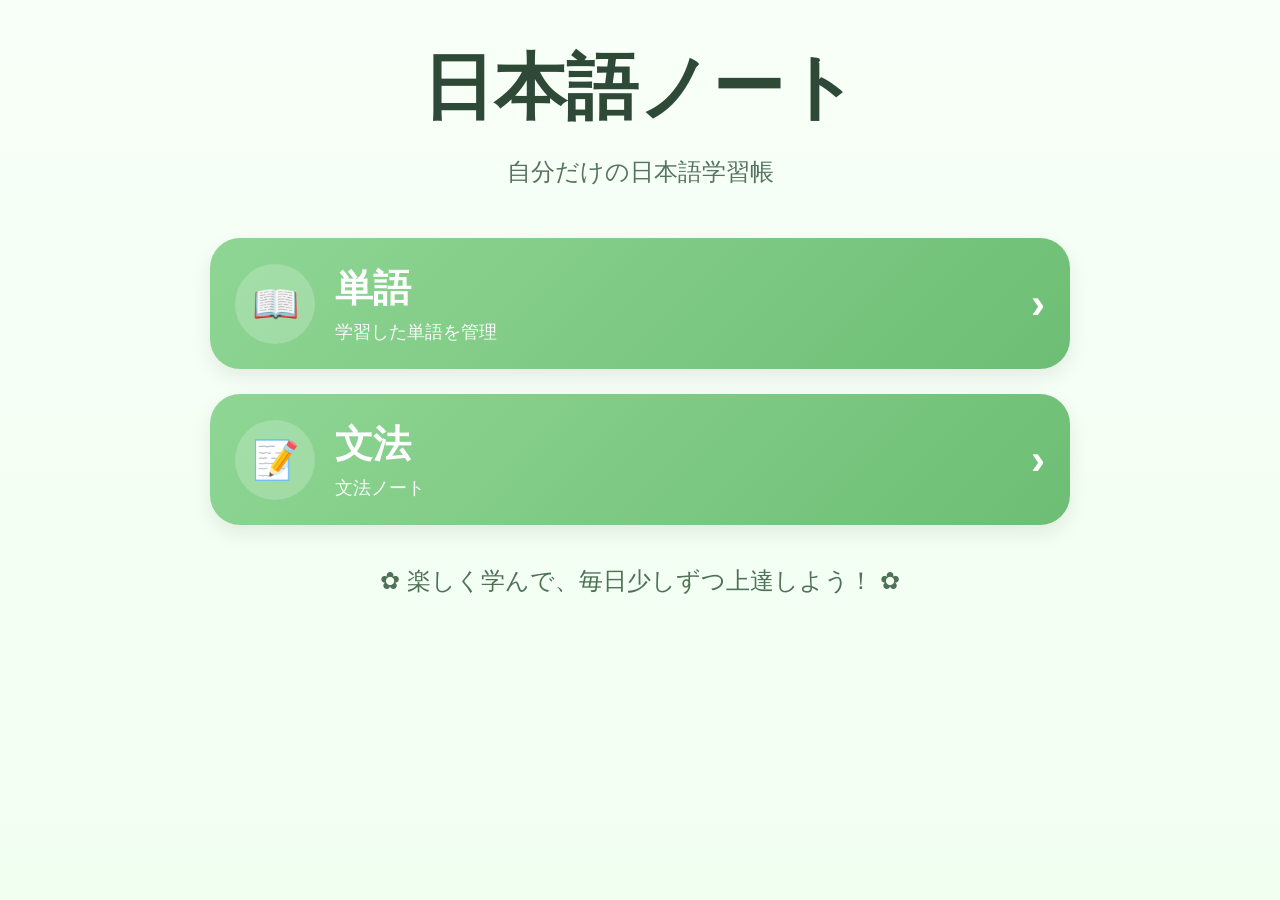
<file: index.html>
<!DOCTYPE html>
<html lang="ja">

<head>
    <meta charset="UTF-8">
    <meta name="viewport" content="width=device-width, initial-scale=1.0">

    <title>日本語ノート</title>

    <link rel="stylesheet" href="style.css">

    <link href="https://fonts.googleapis.com/css2?family=Shippori+Mincho:wght@500;700&display=swap" rel="stylesheet">
</head>

<body>

<div class="home">

    <h1 class="logo">
        日本語ノート
    </h1>

    <div class="sub-title">
        自分だけの日本語学習帳
    </div>

    <a href="vocabulary.html" class="menu-card">

        <div class="icon-circle">
            📖
        </div>

        <div class="card-text">

            <div class="card-title">
                単語
            </div>

            <div class="card-sub">
                学習した単語を管理
            </div>

        </div>

        <div class="arrow">
            ›
        </div>

    </a>

    <a href="grammar.html" class="menu-card">

        <div class="icon-circle">
            📝
        </div>

        <div class="card-text">

            <div class="card-title">
                文法
            </div>

            <div class="card-sub">
                文法ノート
            </div>

        </div>

        <div class="arrow">
            ›
        </div>

    </a>

    <div class="footer">

        ✿ 楽しく学んで、毎日少しずつ上達しよう！ ✿

    </div>

</div>

</body>
</html>
</file>
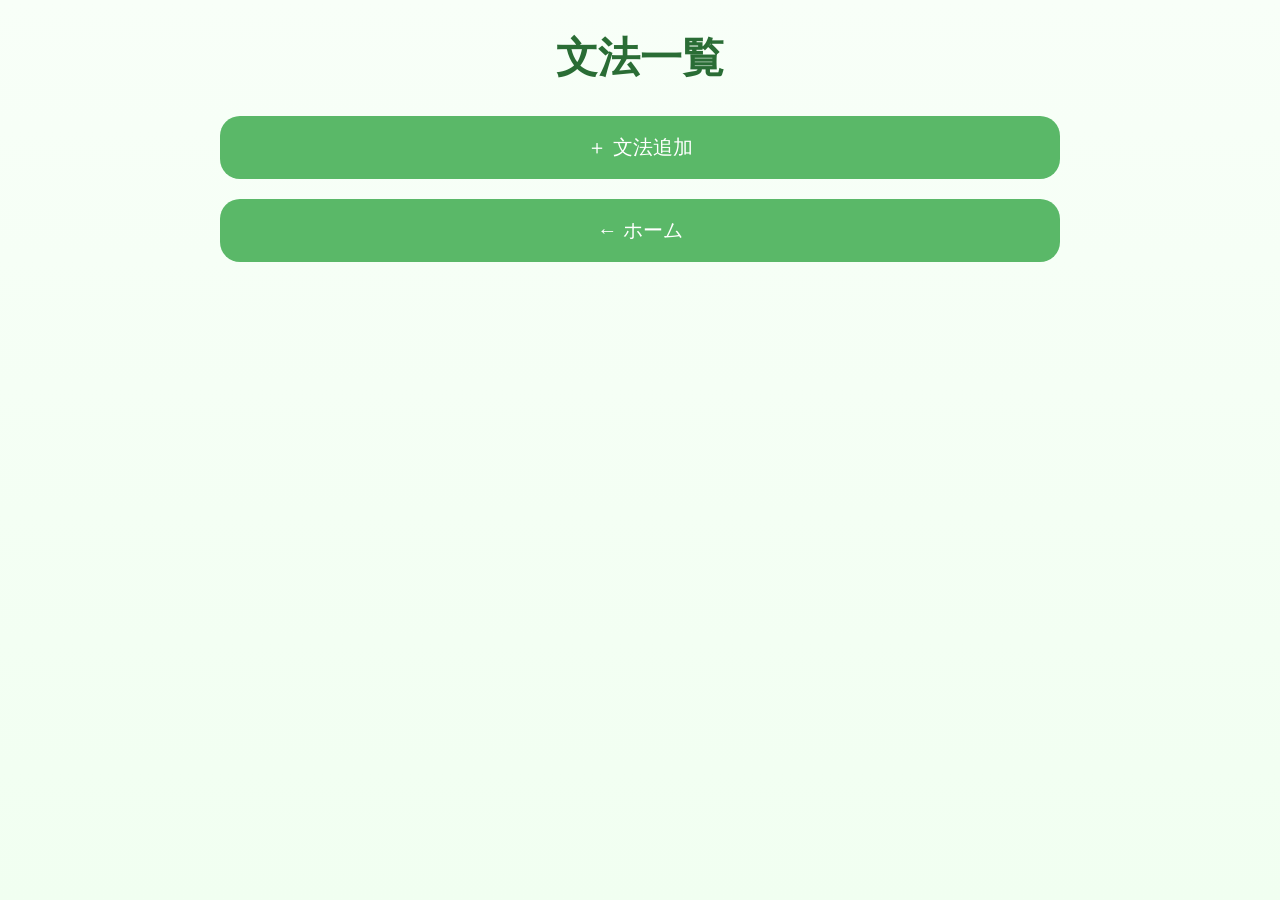
<file: grammar.html>
<!DOCTYPE html>
<html lang="ja">

<head>
    <meta charset="UTF-8">
    <meta name="viewport" content="width=device-width, initial-scale=1.0">

    <title>文法一覧</title>

    <link rel="stylesheet" href="style.css">

    <script src="db.js"></script>
    <script src="grammar.js" defer></script>
</head>

<body>

<div class="page-container">

    <h1 class="page-title">
        文法一覧
    </h1>

    <a href="grammar_add.html" class="add-btn">
        ＋ 文法追加
    </a>

    <div id="grammarList"></div>

    <a href="index.html" class="back-btn">
        ← ホーム
    </a>

</div>

</body>
</html>
</file>
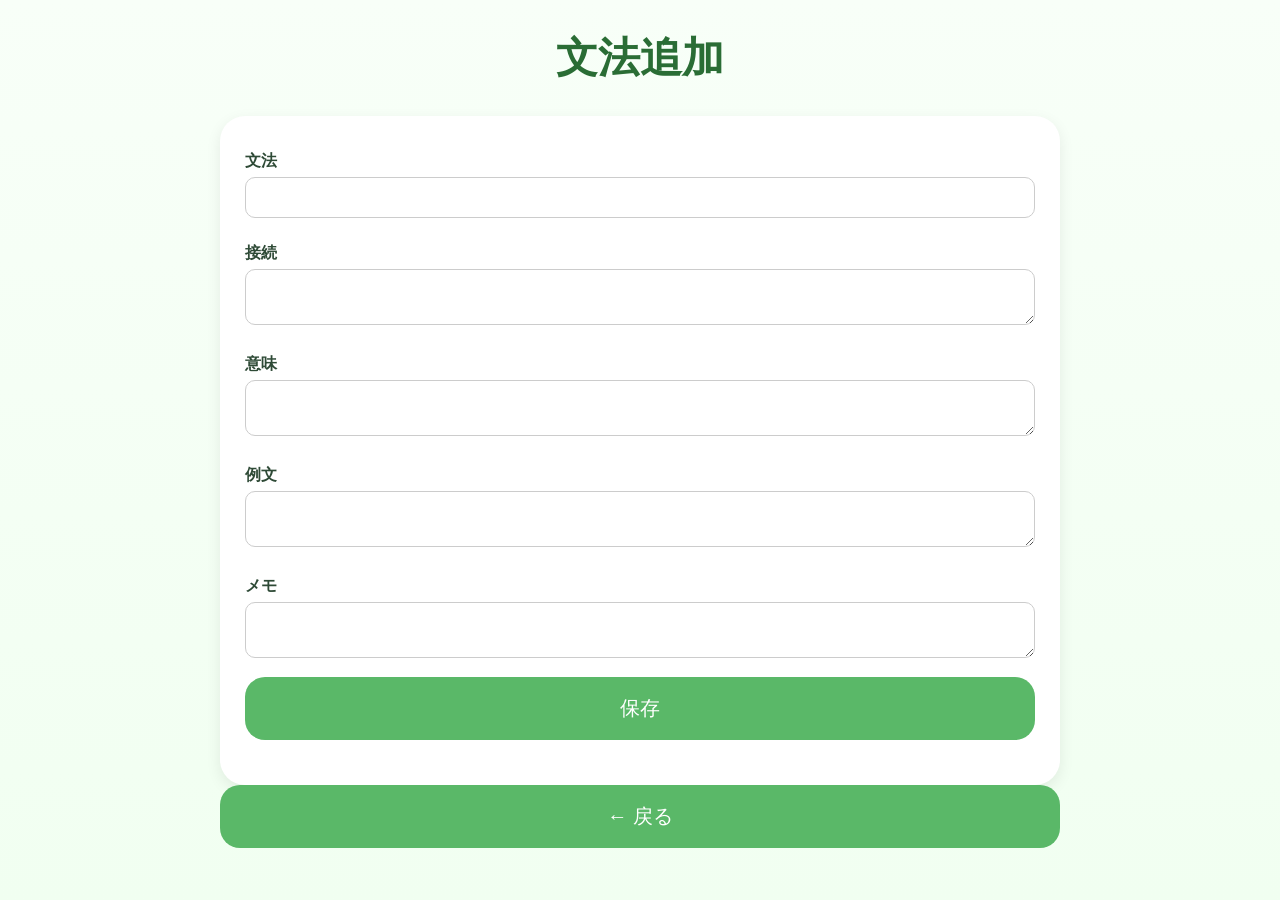
<file: grammar_add.html>
<!DOCTYPE html>
<html lang="ja">

<head>
    <meta charset="UTF-8">
    <meta name="viewport" content="width=device-width, initial-scale=1.0">

    <title>文法追加</title>

    <link rel="stylesheet" href="style.css">

    <script src="db.js"></script>
    <script src="grammar.js" defer></script>
</head>

<body>

<div class="page-container">

    <h1 class="page-title">
        文法追加
    </h1>

    <div class="form-card">

        <label>文法</label>
        <input type="text" id="grammar">

        <label>接続</label>
        <textarea id="connection"></textarea>

        <label>意味</label>
        <textarea id="meaning"></textarea>

        <label>例文</label>
        <textarea id="example"></textarea>

        <label>メモ</label>
        <textarea id="memo"></textarea>

        <button
            class="save-btn"
            onclick="saveGrammar()">

            保存
        </button>

    </div>

    <a href="grammar.html" class="back-btn">
        ← 戻る
    </a>

</div>

</body>
</html>
</file>
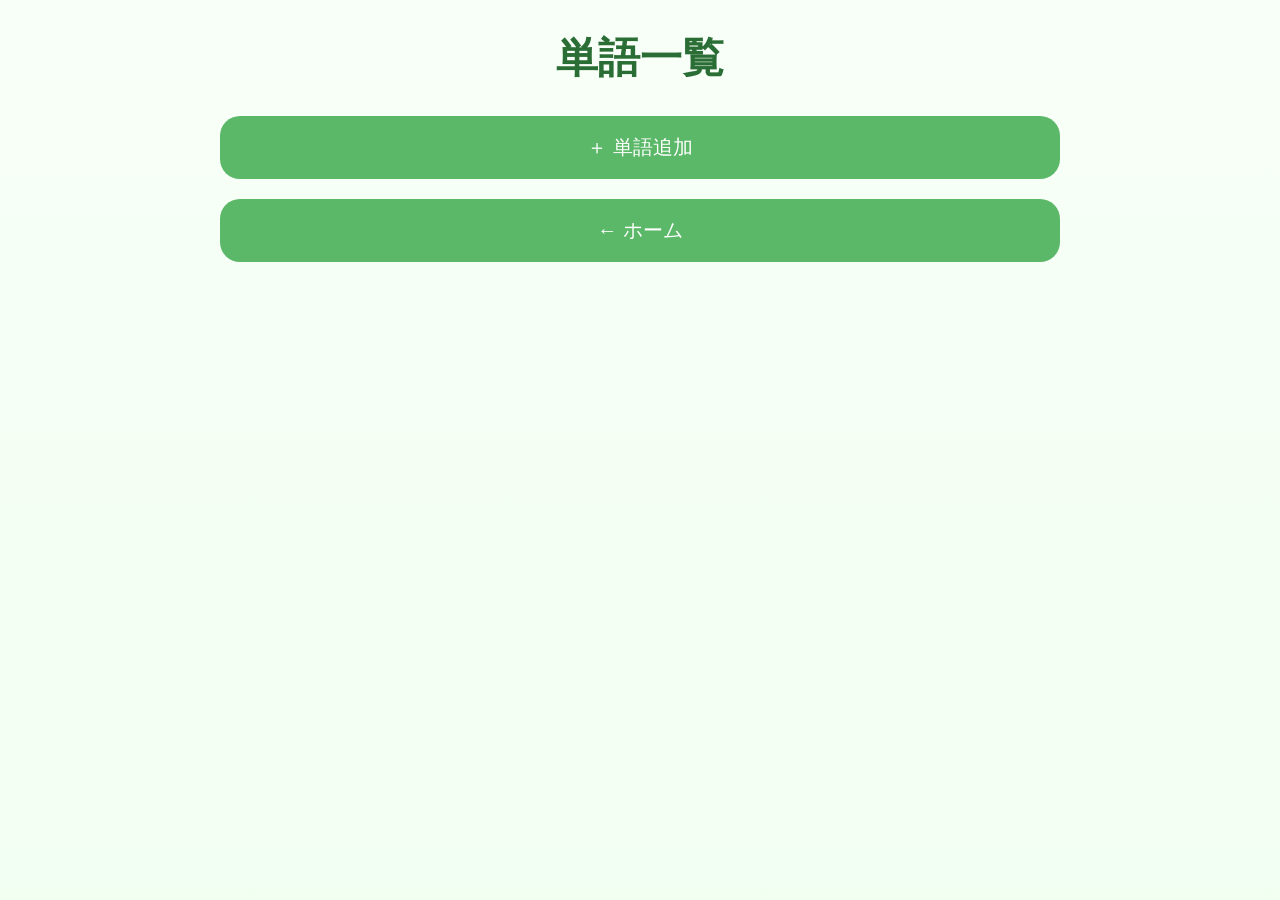
<file: vocabulary.html>
<!DOCTYPE html>
<html lang="ja">
<head>
    <meta charset="UTF-8">
    <meta name="viewport" content="width=device-width, initial-scale=1.0">
    <title>単語一覧</title>

    <link rel="stylesheet" href="style.css">
    <script src="db.js"></script>
    <script src="vocabulary.js" defer></script>
</head>

<body>

<div class="page-container">

    <h1 class="page-title">
        単語一覧
    </h1>

    <a href="vocabulary_add.html" class="add-btn">
        ＋ 単語追加
    </a>

    <div id="vocabularyList"></div>

    <a href="index.html" class="back-btn">
        ← ホーム
    </a>

</div>

</body>
</html>
</file>
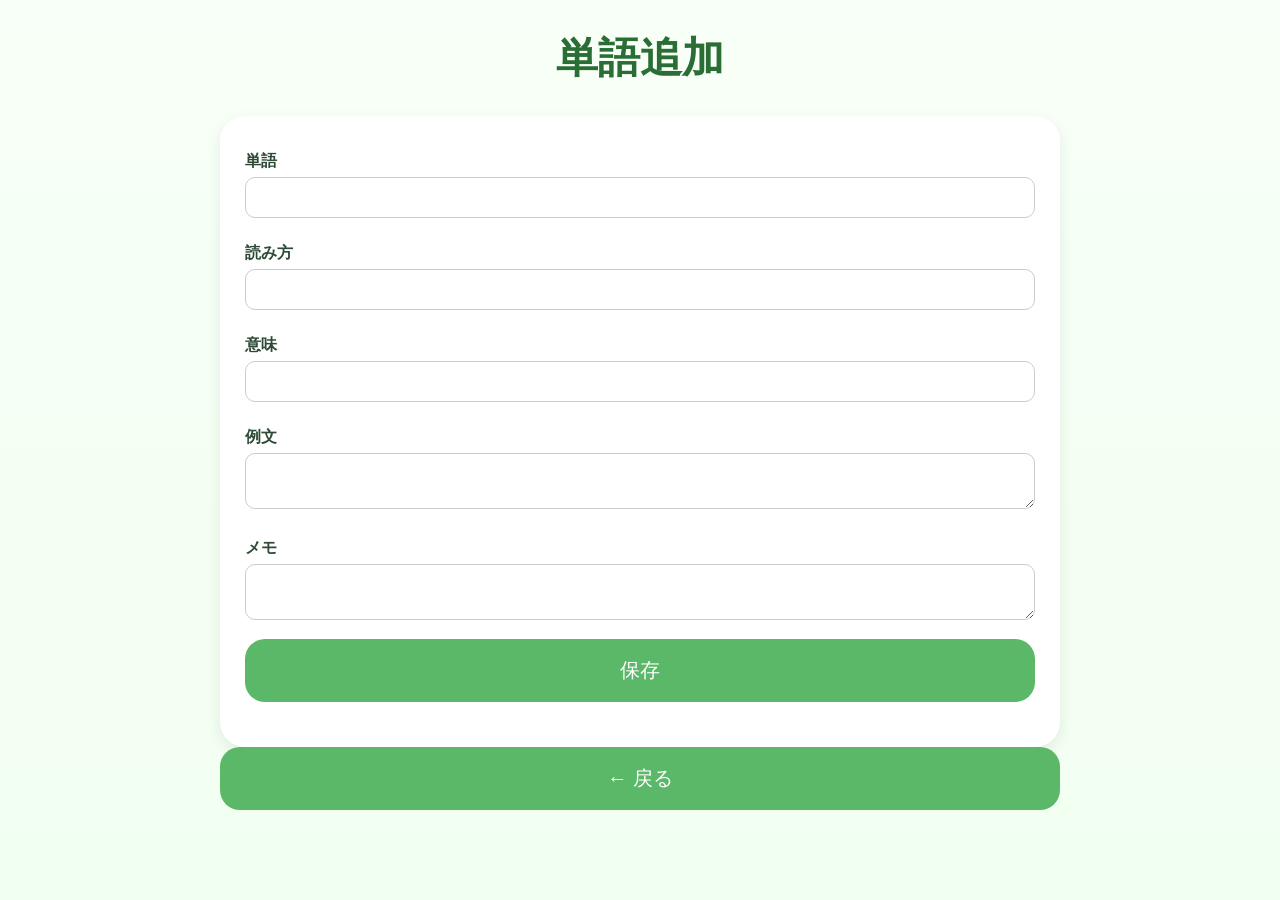
<file: vocabulary_add.html>
<!DOCTYPE html>
<html lang="ja">
<head>

<meta charset="UTF-8">
<meta name="viewport" content="width=device-width, initial-scale=1.0">

<title>単語追加</title>

<link rel="stylesheet" href="style.css">

<script src="db.js"></script>
<script src="vocabulary.js" defer></script>

</head>

<body>

<div class="page-container">

<h1 class="page-title">
単語追加
</h1>

<div class="form-card">

<label>単語</label>
<input type="text" id="japanese">

<label>読み方</label>
<input type="text" id="reading">

<label>意味</label>
<input type="text" id="meaning">

<label>例文</label>
<textarea id="example"></textarea>

<label>メモ</label>
<textarea id="memo"></textarea>

<button class="save-btn" onclick="saveVocabulary()">
保存
</button>

</div>

<a href="vocabulary.html" class="back-btn">
← 戻る
</a>

</div>

</body>
</html>
</file>
<file: style.css>
:root{
    --primary:#9FD9A8;
    --primary-dark:#7ECF8B;

    --background:#F8FFF8;

    --card:#FFFFFF;

    --text:#2E4A36;

    --shadow:
        0 8px 24px rgba(0,0,0,.06);
}
* {
    margin: 0;
    padding: 0;
    box-sizing: border-box;

    font-family:
        "Yu Gothic",
        "Meiryo",
        sans-serif;
}

body{
    background:
        linear-gradient(
            180deg,
            #F8FFF8,
            #F1FFF1
        );

    color:var(--text);

    min-height:100vh;
}
.container {
    width: 95%;
    max-width: 700px;
    margin: auto;
    padding: 20px;
}

.title{

    text-align:center;

    font-size:38px;

    font-weight:700;

    margin-top:40px;
    margin-bottom:50px;

    color:#3F6B48;
}
.card{

    display:block;

    text-decoration:none;

    color:var(--text);

    background:white;

    padding:28px;

    border-radius:28px;

    margin-bottom:20px;

    box-shadow:var(--shadow);

    transition:.25s;

    border:
        2px solid
        rgba(159,217,168,.3);
}
.card:hover{

    transform:
        translateY(-4px);

    box-shadow:
        0 12px 30px
        rgba(0,0,0,.08);
}

.card-title{

    font-size:26px;

    font-weight:700;

    margin-bottom:8px;

    color:var(--text);
}

.card-sub{

    font-size:14px;

    color:#6D8A73;
}

.btn{

    background:
        linear-gradient(
            135deg,
            #9FD9A8,
            #7ECF8B
        );

    color:white;

    border:none;

    border-radius:16px;

    padding:14px 24px;

    font-weight:600;

    text-decoration:none;

    cursor:pointer;

    box-shadow:
        0 6px 18px
        rgba(126,207,139,.3);
}
.list-item {

    background: white;

    margin-bottom: 10px;

    padding: 16px;

    border-radius: 12px;

    box-shadow:
        0 2px 5px rgba(0,0,0,.08);
}

.list-item a {

    text-decoration: none;

    color: var(--text);

    font-size: 22px;
}

input,
textarea {

    width: 100%;

    padding: 12px;

    margin-top: 5px;
    margin-bottom: 15px;

    border-radius: 10px;

    border: 1px solid #ccc;
}

label {

    display: block;

    margin-top: 10px;

    font-weight: bold;
}


.page-container{

    max-width:900px;

    margin:auto;

    padding:30px;
}

.page-title{

    text-align:center;

    font-size:42px;

    color:#2A6D35;

    margin-bottom:30px;
}

.add-btn,
.back-btn,
.save-btn{

    display:block;

    width:100%;

    text-align:center;

    text-decoration:none;

    border:none;

    color:white;

    background:#5AB868;

    padding:18px;

    border-radius:20px;

    margin-bottom:20px;

    font-size:20px;

    cursor:pointer;
}

.form-card{

    background:white;

    border-radius:25px;

    padding:25px;

    box-shadow:
        0 5px 15px rgba(0,0,0,.08);
}

.word-card{

    background:#DDF6E0;

    border-radius:25px;

    padding:22px;

    margin-bottom:15px;

    box-shadow:
        0 3px 10px rgba(0,0,0,.05);
}

.word-card a{

    text-decoration:none;

    color:#2D6B37;

    font-size:28px;

    font-weight:bold;
}

.detail-card{

    background:white;

    border-radius:25px;

    padding:30px;

    box-shadow:
        0 5px 15px rgba(0,0,0,.08);
}

.detail-card p{

    margin-top:20px;
}
/* ===== HOME PAGE ===== */

.home{

    max-width:900px;

    margin:auto;

    padding:40px 20px;
}

.logo{

    text-align:center;

    font-size:72px;

    color:#2E4A36;

    margin-bottom:20px;

    font-weight:700;
}

.sub-title{

    text-align:center;

    font-size:24px;

    color:#55745D;

    margin-bottom:50px;
}

.menu-card{

    display:flex;

    align-items:center;

    gap:20px;

    text-decoration:none;

    background:
        linear-gradient(
            135deg,
            #8FD694,
            #6DBE74
        );

    color:white;

    border-radius:30px;

    padding:25px;

    margin-bottom:25px;

    box-shadow:
        0 8px 20px rgba(0,0,0,.08);

    transition:.2s;
}

.menu-card:hover{

    transform:
        translateY(-3px);
}

.icon-circle{

    width:80px;
    height:80px;

    border-radius:50%;

    background:
        rgba(255,255,255,.2);

    display:flex;

    justify-content:center;
    align-items:center;

    font-size:38px;
}

.card-text{

    flex:1;
}

.menu-card .card-title{

    color:white;

    font-size:38px;

    font-weight:bold;

    margin-bottom:6px;
}

.menu-card .card-sub{

    color:
        rgba(255,255,255,.95);

    font-size:18px;
}

.arrow{

    font-size:42px;

    color:white;

    font-weight:bold;
}

.footer{

    text-align:center;

    margin-top:40px;

    color:#4F7156;

    font-size:24px;
}
.delete-btn{

    display:block;

    width:100%;

    border:none;

    padding:18px;

    border-radius:20px;

    margin-bottom:20px;

    font-size:20px;

    cursor:pointer;

    color:white;

    background:#D9534F;
}
</file>
